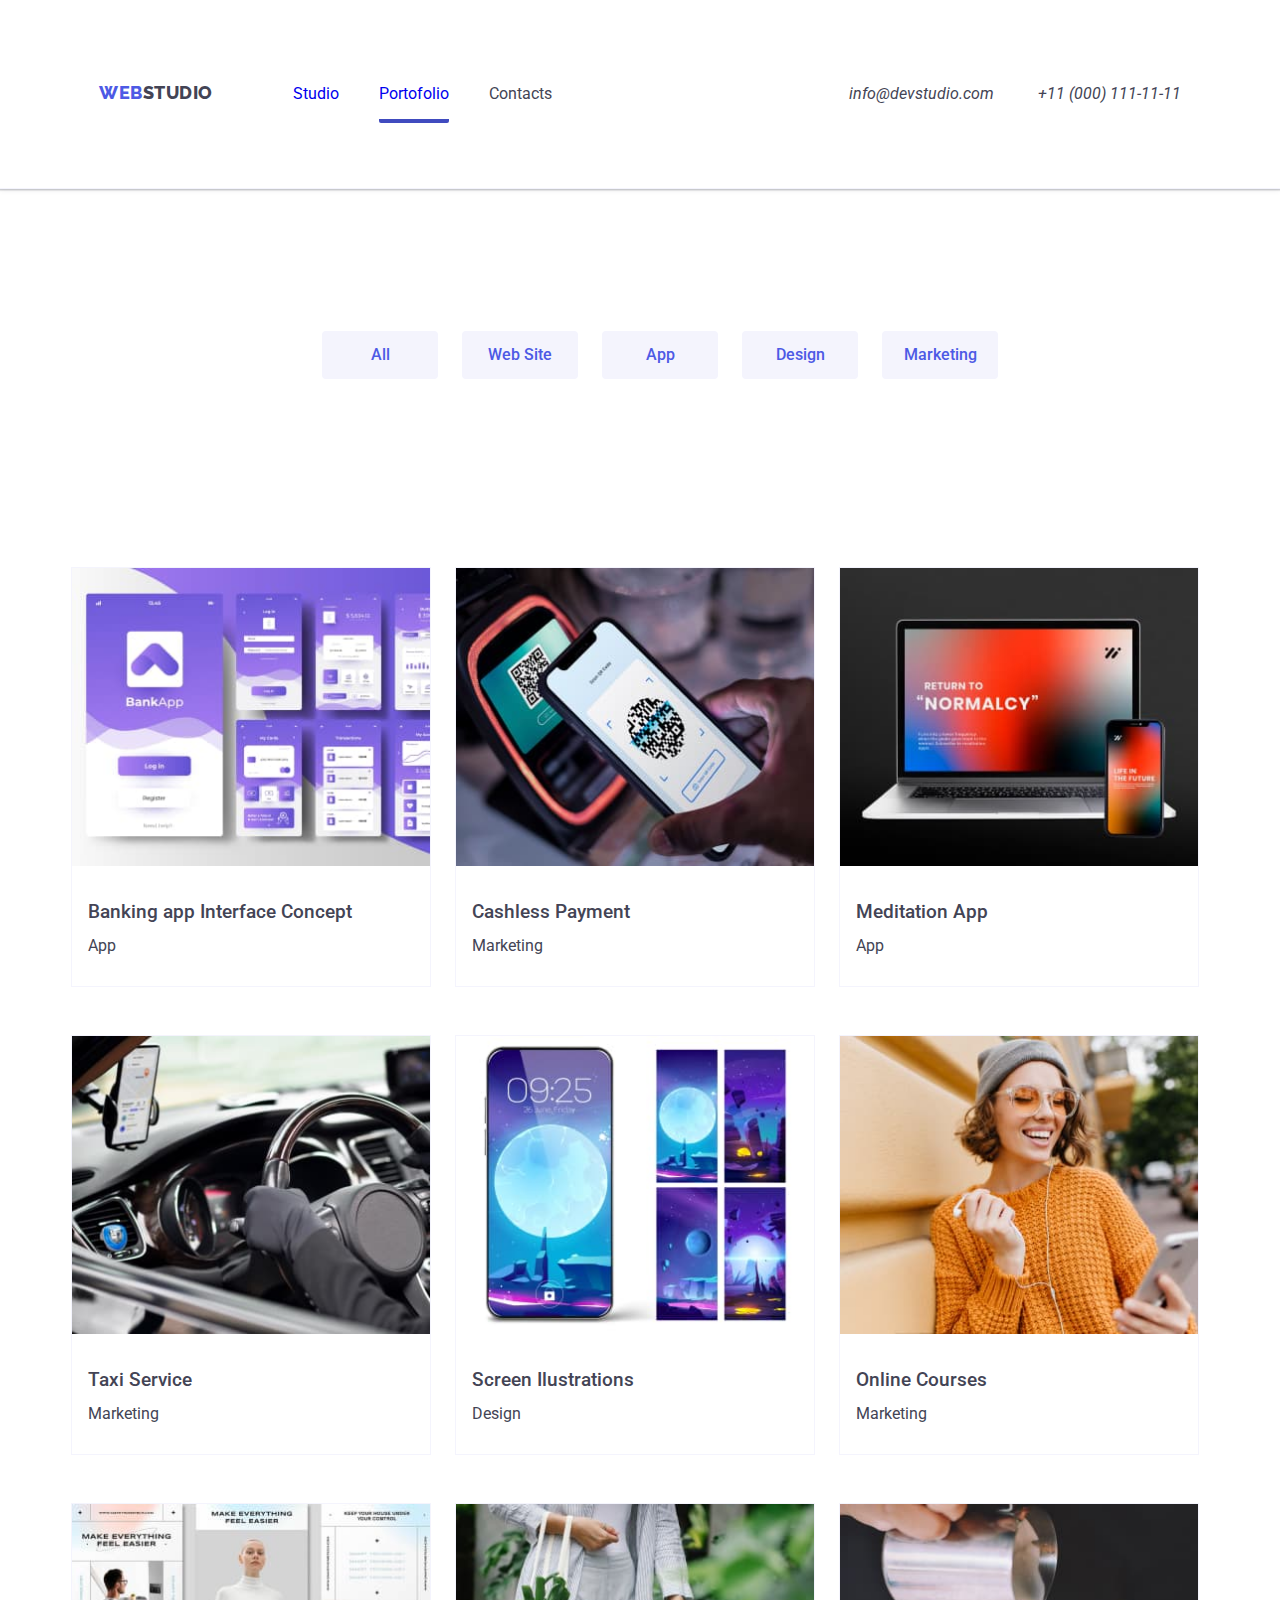
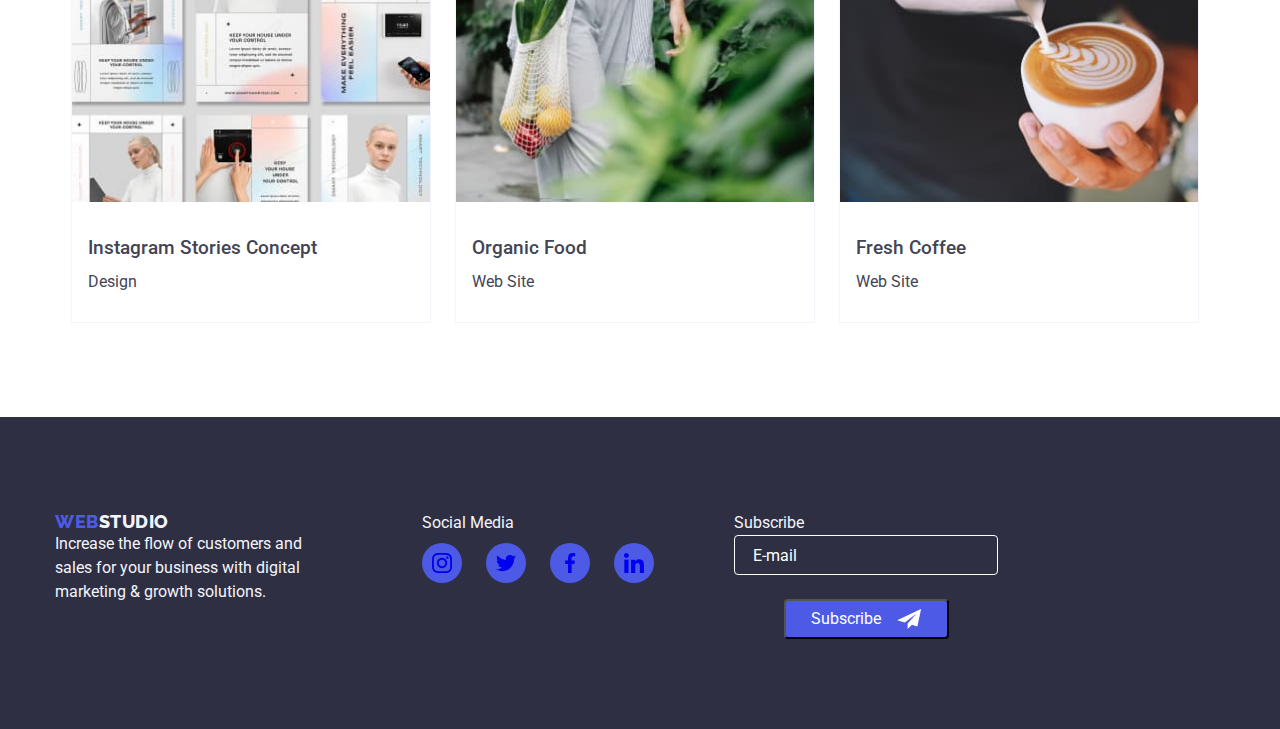
<file: portofolio.html>
<!DOCTYPE html>
<html lang="en">

<head>
    <meta charset="UTF-8">
    <meta name="viewport" content="width=device-width, initial-scale=1.0">
    <title>Portofolio</title>
    <link rel="preconnect" href="https://fonts.googleapis.com">
    <link rel="preconnect" href="https://fonts.gstatic.com" crossorigin>
    <link
        href="https://fonts.googleapis.com/css2?family=Raleway:ital,wght@0,700;1,700&family=Roboto:wght@400;500;700;900&display=swap"
        rel="stylesheet">
    <link rel="stylesheet" href="/css/modern-normalize.css">
    <link rel="stylesheet" href="./css/style.css">
    <link rel="stylesheet" href="./css/reset.css">

</head>

<body class="main-page">
    <header class="section global-header">
        <div class="container header-container">
            <a href="index.html" class="logo">
                <span class="iris-blue">web</span>
                <span class="navy-blue">studio</span>
            </a>
            <nav class="navbar">
                <ul class="menu-items">
                    <li>
                        <a href="index.html">Studio</a>
                    </li>
                    <li>
                        <a class="portofolio-link" href="portofolio.html">Portofolio</a>
                    </li>
                    <li>
                        <a href="">Contacts</a>
                    </li>
                </ul>
            </nav>
            <address class="contact-info">
                <a href="mailto:info@devstudio.com">info@devstudio.com</a>
                <a href="tel:+11(000)111-11-11">+11 (000) 111-11-11</a>
            </address>
        </div>
    </header>
    <main>
        <!-- Filters section -->
        <section class="section filter-section">
            <div class="container">
                <ul class="filter-buttons">
                    <li class="filter-btn"><button type="button">All</button></li>
                    <li class="filter-btn"><button type="button">Web Site</button></li>
                    <li class="filter-btn"><button type="button">App</button></li>
                    <li class="filter-btn"><button type="button">Design</button></li>
                    <li class="filter-btn"><button type="button">Marketing</button></li>
                </ul>
            </div>

        </section>
        <!-- Projects section -->
        <section class="section project-section">
            <div class="container">
                <ul class="project-cards">
                    <li class="card-item">
                        <div class="image-overlay">
                            <img src="./images/portofolio-images/banking-app.jpg" alt="pages of an banking app"
                                width="360">
                            <div class="overlay">
                                <p>14 Stylish and User-Friendly App Design Concepts · Task Manager App · Calorie Tracker
                                    App
                                    · Exotic Fruit Ecommerce App ·
                                    Cloud Storage App</p>
                            </div>
                        </div>

                        <h3>Banking app Interface Concept</h3>
                        <p>App</p>

                    </li>
                    <li class="card-item">
                        <div class="image-overlay">
                            <img src="./images/portofolio-images/cashless-payment.jpg" alt="payment app on phone"
                                width="360">
                            <div class="overlay">
                                <p>14 Stylish and User-Friendly App Design Concepts · Task Manager App · Calorie Tracker
                                    App
                                    · Exotic Fruit Ecommerce App ·
                                    Cloud Storage App</p>
                            </div>
                        </div>
                        <h3>Cashless Payment</h3>
                        <p>Marketing</p>
                    </li>
                    <li class="card-item">
                        <div class="image-overlay">
                            <img src="./images/portofolio-images/meditation-app.jpg" alt="app on laptop and mobile"
                                width="360">
                            <div class="overlay">
                                <p>14 Stylish and User-Friendly App Design Concepts · Task Manager App · Calorie Tracker
                                    App
                                    · Exotic Fruit Ecommerce App ·
                                    Cloud Storage App</p>
                            </div>
                        </div>
                        <h3>Meditation App</h3>
                        <p>App</p>
                    </li>

                    <li class="card-item">
                        <div class="image-overlay">
                            <img src="./images/portofolio-images/taxi-service.jpg"
                                alt="a car with an taxi app on the mobile phone" width="360">
                            <div class="overlay">
                                <p>14 Stylish and User-Friendly App Design Concepts · Task Manager App · Calorie Tracker
                                    App
                                    · Exotic Fruit Ecommerce App ·
                                    Cloud Storage App</p>
                            </div>
                        </div>
                        <h3>Taxi Service</h3>
                        <p>Marketing</p>
                    </li>
                    <li class="card-item">
                        <div class="image-overlay">
                            <img src="./images/portofolio-images/screen-ilustrations.jpg"
                                alt="illustrations for mobile phones" width="360">
                            <div class="overlay">
                                <p>14 Stylish and User-Friendly App Design Concepts · Task Manager App · Calorie Tracker
                                    App
                                    · Exotic Fruit Ecommerce App ·
                                    Cloud Storage App</p>
                            </div>
                        </div>
                        <h3>Screen Ilustrations</h3>
                        <p>Design</p>
                    </li>
                    <li class="card-item">
                        <div class="image-overlay">
                            <img src="./images/portofolio-images/online-courses.jpg" alt="girl taking online courses"
                                width="360">
                            <div class="overlay">
                                <p>14 Stylish and User-Friendly App Design Concepts · Task Manager App · Calorie Tracker
                                    App
                                    · Exotic Fruit Ecommerce App ·
                                    Cloud Storage App</p>
                            </div>
                        </div>
                        <h3>Online Courses</h3>
                        <p>Marketing</p>
                    </li>

                    <li class="card-item">
                        <div class="image-overlay">
                            <img src="./images/portofolio-images/instagram-stories.jpg" alt="insta stories" width="360">
                            <div class="overlay">
                                <p>14 Stylish and User-Friendly App Design Concepts · Task Manager App · Calorie Tracker
                                    App
                                    · Exotic Fruit Ecommerce App ·
                                    Cloud Storage App</p>
                            </div>
                        </div>
                        <h3>Instagram Stories Concept</h3>
                        <p>Design</p>
                    </li>
                    <li class="card-item">
                        <div class="image-overlay">
                            <img src="./images/portofolio-images/organic-food.jpg" alt="a bag with fruits" width="360">
                            <div class="overlay">
                                <p>14 Stylish and User-Friendly App Design Concepts · Task Manager App · Calorie Tracker
                                    App
                                    · Exotic Fruit Ecommerce App ·
                                    Cloud Storage App</p>
                            </div>
                        </div>
                        <h3>Organic Food</h3>
                        <p>Web Site</p>
                    </li>
                    <li class="card-item">
                        <div class="image-overlay">
                            <img src="./images/portofolio-images/fresh-coffee.jpg" alt="barista making cappucino"
                                width="360">
                            <div class="overlay">
                                <p>14 Stylish and User-Friendly App Design Concepts · Task Manager App · Calorie Tracker
                                    App
                                    · Exotic Fruit Ecommerce App ·
                                    Cloud Storage App</p>
                            </div>
                        </div>
                        <h3>Fresh Coffee</h3>
                        <p>Web Site</p>

                    </li>
                </ul>
            </div>

        </section>
    </main>
    <footer class="footer-section section">
        <div class="container">
            <div class="footer-card">
                <a href="index.html" class="logo">
                    <span class="iris-blue">web</span>
                    <span class="cloud">studio</span>
                </a>
                <p>Increase the flow of customers and </br>
                    sales for your business with digital</br>
                    marketing & growth solutions.
                </p>
            </div>
            <div class="social-media-card">
                <p>Social Media</p>
                <div class="icons-list">
                    <a href="https://www.instagram.com/" target="_blank" class="icon" aria-label="instagram-link">
                        <svg width="20px" height="20px">
                            <use href="./icons/symbol-defs.svg#icon-instagram"></use>
                        </svg>
                    </a>
                    <a href="https://www.twitter.com/" target="_blank" class="icon" aria-label="twitter-link">
                        <svg width="20px" height="20px">
                            <use href="./icons/symbol-defs.svg#icon-twitter"></use>
                        </svg>
                    </a>
                    <a href="https://www.facebook.com/" target="_blank" class="icon" aria-label="facebook-link">
                        <svg width="20px" height="20px">
                            <use href="./icons/symbol-defs.svg#icon-facebook"></use>
                        </svg>
                    </a>
                    <a href="https://www.linkedin.com/" target="_blank" class="icon" aria-label="linkedin-link">
                        <svg width="20px" height="20px">
                            <use href="./icons/symbol-defs.svg#icon-linkedin"></use>
                        </svg>
                    </a>
                </div>

            </div>
            <div class="subscribe">
                <p>Subscribe</p>
                <label class="subscribe-label">
                    <input class="subscribe-input" type="email" name="subscribe-email" placeholder="E-mail">
                    <button class="footer-submit-btn" type="submit">Subscribe
                        <svg width="24px" height="20px">
                            <use href="./icons/form-symbol-defs.svg#icon-icon-send"></use>
                        </svg>
                    </button>
                </label>
            </div>
        </div>

    </footer>
    </div>
</body>

</html>
</file>
<file: css/style.css>
:root {
  --link-color: #000000;
  --logo-font-family: "Raleway", sans-serif;
  --text-font-family: "Roboto", sans-serif;
  --body-text-color: #434455;
  --heading-text-color: #2e2f42;
  --main-background-color: #ffffff;
  --brand-color: #4d5ae5;
  --secondary-bkg-color: #f4f4fd;
  --hover-color: #404bbf;
  --hero-heading-color: #ffffff;
  --icon-fill-color: #4d5ae5;
  --icon-border-color: #8e8f99;
  --social-media-icons-hover: #404bbf;
  --customers-icons-hover: #404bbf;
  --close-btn-bkg: #f4f4fd;
  --transition: 250ms cubic-bezier(0.4, 0, 0.2, 1);
  --active-border-color: #404bbf;
  --submit-btn-color: #4d5ae5;
}

*,
*::before,
*::after {
  box-sizing: border-box;
}

.main-page {
  font-family: var(--text-font-family);
  color: var(--body-text-color);
  font-size: 16px;
}

.menu-items > li > a {
  text-decoration: none;
  outline: none;
}

.menu-items > li {
  list-style-type: none;
  padding-left: 40px;
}

.menu-items > li:hover {
  color: var(--hover-color);
  text-decoration: underline;
  transition: 0.25s cubic-bezier(0.4, 0, 0.2, 1);
}

.menu-items > li > a:visited {
  color: inherit;
}

.studio-link {
  border-bottom: 4px solid var(--active-border-color);
  border-radius: 2px;
  padding-bottom: 16px;
}

.portofolio-link {
  border-bottom: 4px solid var(--active-border-color);
  border-radius: 2px;
  padding-bottom: 16px;
}

.menu-items {
  display: flex;
  flex-direction: row;
}
.order-button {
  background-color: #4d5ae5;
  font-family: "Roboto", sans-serif;
  border-radius: 4px;
  padding: 16px, 32px, 16px, 32px;
  border-color: #4d5ae5;
  color: #fff;
  font-weight: 500;
  width: 169px;
  height: 56px;
  display: flex;
  align-items: center;
  justify-content: center;
  box-shadow: 0 4px 4px 0 rgba(0, 0, 0, 0.15);
}

.order-button:hover {
  background-color: var(--hover-color);
  transition: 0.25s cubic-bezier(0.4, 0, 0.2, 1);
}

.logo {
  font-weight: 800;
  font-size: 18px;
  line-height: 117%;
  letter-spacing: 0.03em;
  text-transform: uppercase;
  word-spacing: -9px;
}

.logo .iris-blue {
  color: #4d5ae5;
}

.logo .navy-blue {
  color: var(--body-text-color);
}

.logo .cloud {
  color: var(--secondary-bkg-color);
}

.contact-info {
  padding-left: 257px;
}

.contact-info > a {
  text-decoration: none;
  color: var(--body-text-color);
  padding-left: 40px;
}

.contact-info > a:hover,
.contact-info > a:focus {
  color: #404bbf;
  transition: 0.25s cubic-bezier(0.4, 0, 0.2, 1);
}

.team-members > li {
  list-style-type: none;
  display: flex;
  align-items: center;
  flex-direction: column;
}

h1,
h2 {
  font-weight: 700;
  color: var(--body-text-color);
  display: flex;
}

h3 {
  font-weight: 500;
  color: var(--body-text-color);
}

.hero-section {
  background-color: #2e2f42;
  display: flex;
  justify-content: center;
  flex-direction: column;
  align-items: center;
  background: linear-gradient(rgba(46, 47, 66, 0.7), rgba(46, 47, 66, 0.7)),
    url("../images/hero-bkg-image.jpg");
  height: 600px;
  background-repeat: no-repeat;
  background-size: cover;
}

.hero-section > h1 {
  color: #ffffff;
  width: 204px;
}

.hero-section .container {
  gap: 48px;
}

.team-section {
  display: flex;
  justify-content: center;
  background-color: var(--secondary-bkg-color);
  flex-direction: column;
}

.footer-section {
  background-color: #2e2f42;
  color: var(--secondary-bkg-color);
  display: flex;
  justify-content: flex-start;
  flex-direction: column;
  align-items: flex-start;
  height: auto;
  flex-wrap: wrap;
}

.footer-container {
  display: flex;
  justify-content: flex-start;
}

.feature-section {
  display: flex;
  justify-content: center;
}

.features > li {
  list-style-type: none;
  display: block;
  width: 264px;
}

.features {
  display: flex;
  flex-wrap: wrap;
  margin-left: -24px;
}

.features-card-item {
  margin-top: 48px;
  margin-left: 24px;
}

.filter-buttons > li > button {
  background-color: var(--secondary-bkg-color);
  font-family: "Roboto", sans-serif;
  border-radius: 4px;
  padding: 12px, 24px, 12px, 24px;
  border-color: #e7e9fc;
  color: var(--brand-color);
  font-weight: 500;
  border: 1px;
  cursor: pointer;
  width: 116px;
  height: 48px;
}

.filter-buttons > li > button:hover,
.filter-buttons > li > button :focus {
  background-color: var(--hover-color);
  color: #ffffff;
  box-shadow: 0 2px 2px 0 rgba(0, 0, 0, 0.12), 0 2px 1px 0 rgba(0, 0, 0, 0.08),
    0 3px 1px 0 rgba(0, 0, 0, 0.1);
  transition: 0.25s cubic-bezier(0.4, 0, 0.2, 1);
}

.filter-buttons > li {
  list-style-type: none;
}

.filter-buttons {
  display: flex;
  justify-content: center;
  flex-wrap: wrap;
  margin-left: -24px;
}

.filter-btn {
  margin-top: 48px;
  margin-left: 24px;
}

.project-cards {
  display: flex;
  flex-wrap: wrap;
  padding: 0px 16px;
  margin-top: -48px;
  margin-left: -24px;
}

.card-item {
  margin-top: 48px;
  margin-left: 24px;
  list-style-type: none;
  display: flex;
  flex-direction: column;
  border: 1px solid var(--secondary-bkg-color);
  width: 360px;
  height: 420px;
}

.card-item > h3 {
  padding-top: 32px;
  padding-left: 16px;
}

.card-item > p {
  padding-top: 8px;
  padding-left: 16px;
}

.card-item:hover {
  box-shadow: 0 4px 4px 0 rgba(0, 0, 0, 0.25);
  cursor: pointer;
  transition: 0.25s cubic-bezier(0.4, 0, 0.2, 1);
}

.image-overlay {
  position: relative;
  overflow: hidden;
}

.overlay {
  position: absolute;
  top: 0;
  left: 0;
  width: 100%;
  height: 100%;
  background-color: #3f51b5;

  transform: translatey(100%);
  transition: transform 250ms ease-in-out;
}

.image-overlay:hover .overlay {
  transform: translatey(0);
}

.overlay > p {
  color: #fff;
  padding: 40px 32px;
  margin: 0;
}

.section {
  padding: 94px 0;
  /* width: 1440px; */
}

.container {
  display: flex;
  justify-content: center;
  width: 100%;
  padding: 0 15px;
  flex-wrap: wrap;
  margin: 0 auto;
}

.title {
  display: flex;
  justify-content: center;
  padding-bottom: 72px;
}

.offer-section {
  display: none;
}

.offer-images {
  display: flex;
  justify-content: center;
  flex-wrap: wrap;
  gap: 24px;
  padding-top: 72px;
}

.team-members {
  display: flex;
  justify-content: center;
  flex-wrap: wrap;
  margin-left: -24px;
  flex-direction: column;
  gap: 72px;
}

.team-container {
  display: flex;
  justify-content: center;
  align-items: center;
  flex-direction: column;
}

.team-card-item {
  margin-left: 24px;
  flex-basis: calc((100%-96px) / 4);
}

.team-members > li {
  border: 1px solid;
  border-radius: 0 0 4px 4px;
  padding: 0px 0px 32px 0px;
  width: 264px;
  height: 430px;
  border: 1px solid var(--secondary-bkg-color);
  box-shadow: 0 2px 1px 0 rgba(46, 47, 66, 0.08),
    0 1px 1px 0 rgba(46, 47, 66, 0.16), 0 1px 6px 0 rgba(46, 47, 66, 0.08);
  background: #fff;
}

.team-card-item > h3 {
  padding-top: 32px;
}

.hero-container {
  display: flex;
  flex-direction: column;
  align-items: center;
}

.hero-container > h1 {
  color: var(--hero-heading-color);
  width: 205px;
  text-align: center;
}

.footer-card {
  display: flex;
  flex-direction: column;
}

.filter-section {
  display: flex;
  justify-content: center;
}

.project-section {
  display: flex;
  justify-content: center;
}

.icons-list {
  display: flex;
  gap: 24px;
  margin-top: 8px;
}

.icons-list .icon {
  width: 40px;
  height: 40px;
  border-radius: 50%;
  background-color: var(--icon-fill-color);
  display: flex;
  justify-content: center;
  align-items: center;
}

.features-icon-list {
  display: none;
}

/* .social-media-card {
  margin-left: 120px;
} */

.customers-section {
  display: flex;
  flex-direction: column;
}

.customers-icon {
  border: 1px solid var(--icon-border-color);
  border-radius: 4px;
  width: 168px;
  height: 88px;
}

.customers-icon-list {
  display: flex;
  justify-content: center;
  gap: 24px;
  flex-wrap: wrap;
}

.footer-section .container {
  display: flex;
  justify-content: flex-start;
}

.customers-icon-list .customers-icon:hover,
.customers-icon:active,
.customers-icon:focus {
  color: var(--customers-icons-hover);
  transition: 0.25s cubic-bezier(0.4, 0, 0.2, 1);
}

.icons-list .icon:hover,
.icon:active,
.icon:focus {
  color: var(--social-media-icons-hover);
  transition: 0.25s cubic-bezier(0.4, 0, 0.2, 1);
}

.icon:visited {
  color: #ffffff;
}

.customers-icon:visited {
  color: currentColor;
}

.is-hidden {
  visibility: hidden;
  transform: scale(1.1);
}

.modal {
  position: fixed;
  width: 100%;
  height: 100%;
  display: flex;
  justify-content: center;
  align-items: center;
  background-color: transparent;
  transition: transform var(--transition);
  border-radius: 4px;
}
.modal-content {
  margin: 0 auto;
  padding: 16px;
  background-color: #fff;
  width: 454px;
  height: 584px;
  position: relative;
}

.close-btn {
  background-color: var(--close-btn-bkg);
  border-radius: 50%;
  color: #000000;
  outline: none;
  position: absolute;
  top: 24px;
  right: 24px;
}

.form-label {
  display: flex;
  flex-direction: column;
  gap: 4px;
  margin-bottom: 8px;
  position: relative;
}

.form-input {
  font-family: inherit;
  border-radius: 4px;
  padding-left: 30px;
}

textarea {
  resize: none;
  border-radius: 4px;
}

.contact-form {
  padding-top: 42px;
  position: relative;
}

.input-icon {
  position: absolute;
  top: 30px;
  left: 8px;
}

.form-label .form-input:focus + .input-icon {
  fill: #4d5ae5;
  border-color: #4d5ae5;
  transition: 250ms cubic-bezier(0.4, 0, 0.2, 1);
}

.form-label .form-input:focus {
  transition: 250ms cubic-bezier(0.4, 0, 0.2, 1);
  outline: 1px solid #4d5ae5;
}

.checkmark {
  display: none;
}

.checkbox-text {
  display: flex;
}

.contact-form > h4 {
  padding-bottom: 15px;
}

.agree-check {
  display: flex;
  justify-content: center;
  align-items: center;
  margin-bottom: 15px;
  flex-direction: row;
}

.agree-check .checkmark {
  appearance: none;
}

.agree-check .icon {
  width: 16px;
  height: 16px;
  margin-right: 7px;
  fill: none;
  border: 2px solid #212121;
  border-radius: 2px;
  transition: border-color 250ms cubic-bezier(0.4, 0, 0.2, 1),
    background-color 250ms cubic-bezier(0.4, 0, 0.2, 1),
    fill 250ms cubic-bezier(0.4, 0, 0.2, 1);
}

.agree-check .checkmark:focus + .icon,
.agree-check .checkmark:checked:focus + .icon {
  outline: 2px solid #212121;
}

.agree-check .checkmark:checked + .icon {
  background-color: #2196f3;
  border-color: #2196f3;
  fill: #ffffff;
  outline: none;
  stroke: var(--white);
  stroke-width: 0.2;
}

.submit-btn {
  background-color: var(--submit-btn-color);
  color: #fff;
  border-radius: 4px;
  padding: 16px 32px;
  width: 169px;
  height: 56px;
  margin-left: 120px;
  box-shadow: 0 4px 4px 0 rgba(0, 0, 0, 0.15);
}

.footer-submit-btn {
  display: flex;
  justify-content: center;
  align-items: center;
  background-color: var(--submit-btn-color);
  border-radius: 4px;
  padding: 8px 24px;
  width: 165px;
  height: 40px;
  gap: 16px;
  color: #fff;
}

.subscribe {
  display: flex;
  flex-direction: column;
  /* margin-left: 80px; */
}

.subscribe-label {
  display: flex;
  justify-content: center;
  align-items: flex-start;
  gap: 24px;
  flex-direction: column;
}

.subscribe-input {
  border: 1px solid#ffffff;
  border-radius: 4px;
  width: 264px;
  height: 40px;
  background-color: #2e2f42;
  color: #ffffff;
}

.subscribe-input::placeholder {
  color: #ffffff;
  padding: 8px 16px;
}

img {
  display: block;
  max-width: 100%;
  height: auto;
}

.global-header {
  display: none;
}

.mobile-logo {
  text-decoration: none;
  font-family: var(--logo-font-family);
  font-weight: 800;
  font-size: 18px;
  line-height: 117%;
  letter-spacing: 0.03em;
  text-transform: uppercase;
  word-spacing: -9px;
}

.mobile-logo .iris-blue {
  color: #4d5ae5;
}

.mobile-logo .navy-blue {
  color: var(--body-text-color);
}

.burger-menu {
  color: #000000;
  position: absolute;
}
.js-menu-container {
  display: none;
}

.js-menu-container.is-open {
  display: flex;
  flex-direction: column;
  position: fixed;
  top: 0;
  right: 0;
  background-color: white;
  z-index: 1;
  padding: 40px 31px;
  height: 100%;
}

.js-close-menu {
  border: none;
  background: none;
  align-self: self-end;
}

.header-container-content {
  display: flex;
  justify-content: space-between;
  flex: 1 0 auto;
  padding: 40px 55px 40px 100px;
}

.mobile-menu-items > li > a {
  text-decoration: none;
  outline: none;
}

.mobile-menu-items > li {
  list-style-type: none;
  text-decoration: none;
}

.mobile-menu-items > li:hover {
  color: var(--hover-color);
  text-decoration: underline;
  transition: 0.25s cubic-bezier(0.4, 0, 0.2, 1);
}

.mobile-menu-items > li > h2 > a:visited {
  color: inherit;
}

.mobile-contact-info {
  display: flex;
  flex-direction: column;
  margin-top: 284px;
  margin-bottom: 48px;
}

@media screen and (min-width: 768px) {
  .global-header {
    display: none;
  }

  .team-members {
    display: flex;
    justify-content: center;
    flex-wrap: wrap;
    margin-left: -24px;
  }

  .icons-list {
    display: flex;
    gap: 24px;
    margin-top: 8px;
  }

  .subscribe {
    display: flex;
    flex-direction: column;
    /* margin-left: 80px; */
  }
}

@media screen and (min-width: 1158px) {
  .global-header .logo,
  .footer-section .logo {
    text-decoration: none;
    font-size: 18px;
    font-family: var(--logo-font-family);
    font-weight: 800;
  }

  .global-header {
    display: flex;
    justify-content: center;
    align-items: center;
    border-bottom: 1px solid var(--secondary-bkg-color);
    height: 72px;
    box-shadow: 0 1px 6px 0 rgba(46, 47, 66, 0.08),
      0 1px 1px 0 rgba(46, 47, 66, 0.16), 0 2px 1px 0 rgba(46, 47, 66, 0.08);
    background: #ffffff;
  }

  .features-icon-list {
    border-radius: 4px;
    width: 264px;
    height: 112px;
    background-color: var(--secondary-bkg-color);
    display: flex;
    justify-content: center;
    align-items: center;
    margin-bottom: 8px;
  }
  .offer-section {
    display: flex;
    justify-content: center;
  }

  .team-members {
    display: flex;
    justify-content: center;
    /* flex-wrap: wrap; */
    margin-left: -24px;
    flex-direction: row;
  }

  .burger-menu {
    display: none;
  }

  .container {
    display: flex;
    justify-content: center;
    width: 1200px;
    padding: 0 15px;
    flex-wrap: wrap;
    margin: 0 auto;
  }

  .mobile-logo {
    display: none;
  }

  .customers-icon-list {
    display: flex;
    justify-content: center;
    gap: 24px;
  }

  .subscribe {
    display: flex;
    flex-direction: column;
    margin-left: 80px;
  }

  .social-media-card {
    margin-left: 120px;
  }

  .icons-list {
    display: flex;
    justify-content: center;
    gap: 24px;
    margin-top: 8px;
  }

  .footer-section {
    background-color: #2e2f42;
    color: var(--secondary-bkg-color);
    display: flex;
    justify-content: flex-start;
    flex-direction: column;
    align-items: flex-start;
    height: 312px;
    flex-wrap: wrap;
  }

  .subscribe-label {
    display: flex;
    justify-content: center;
    align-items: center;
    gap: 24px;
  }
}
</file>
